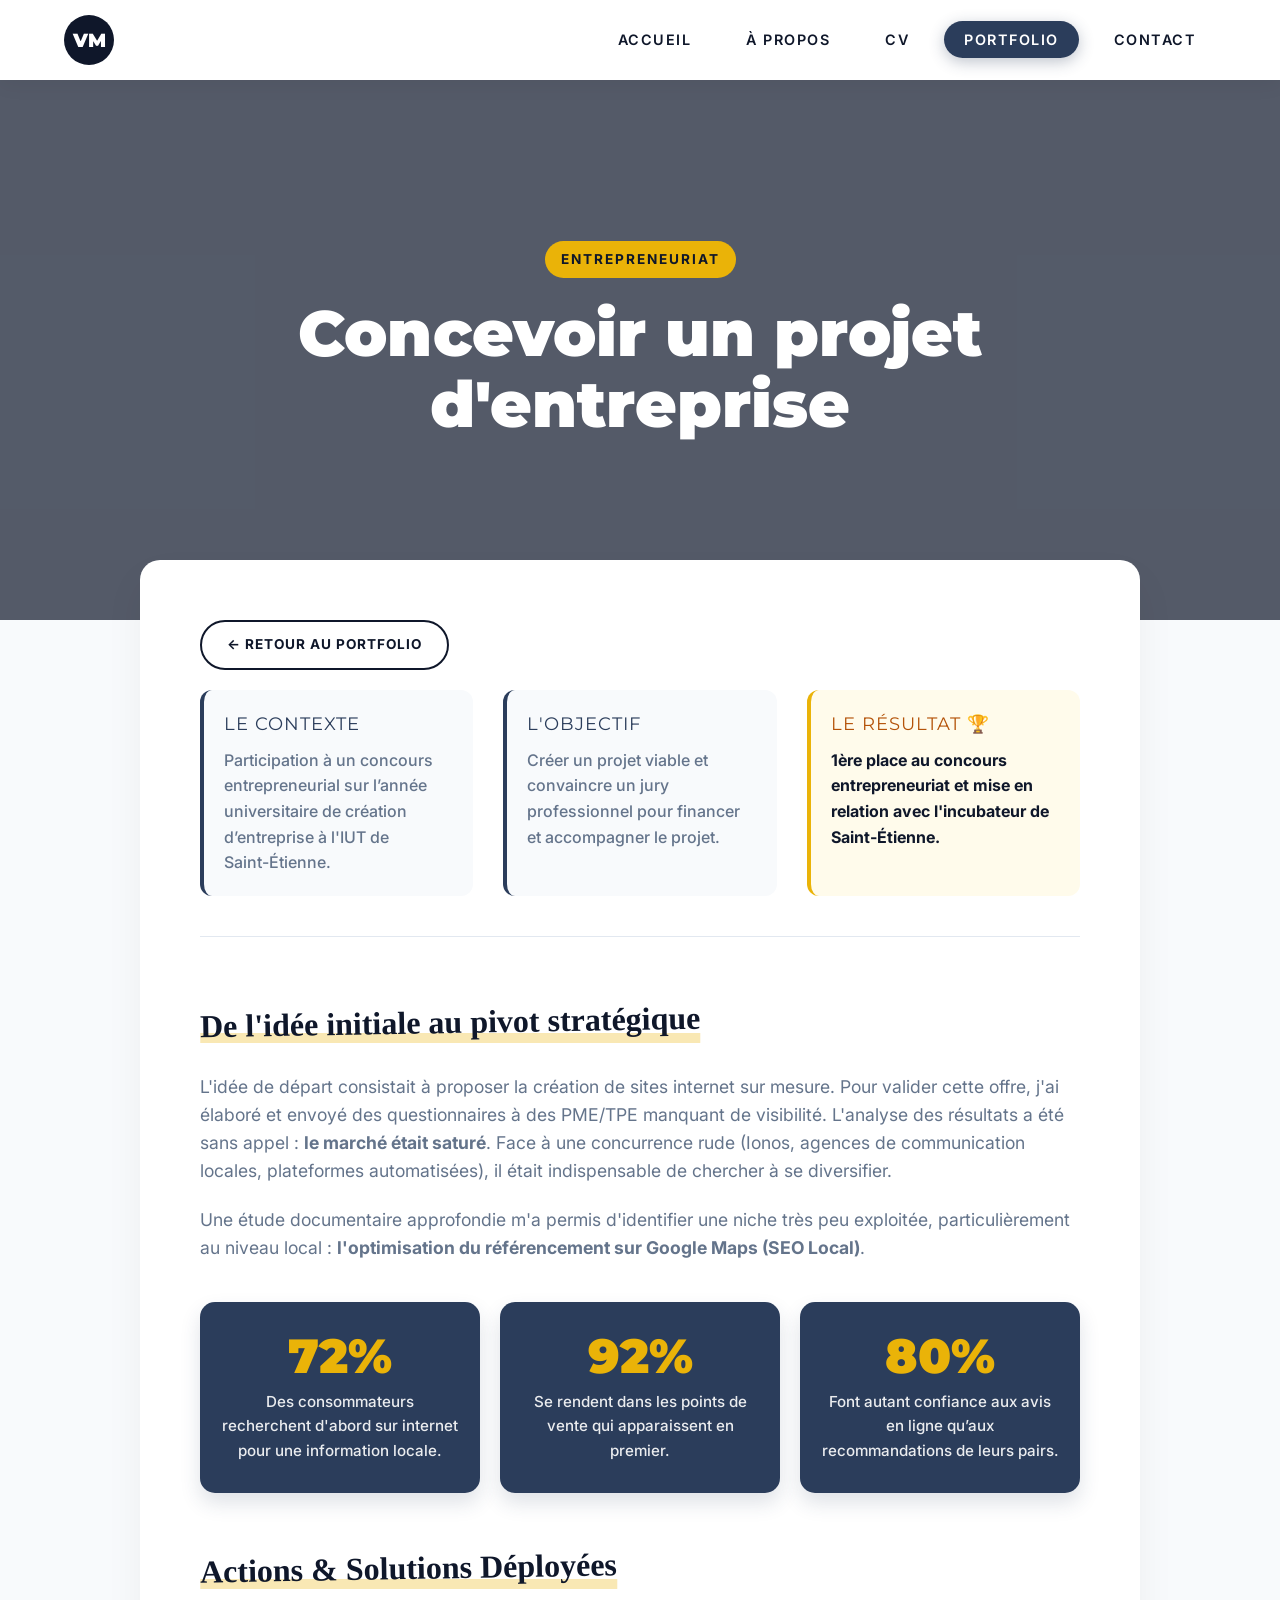
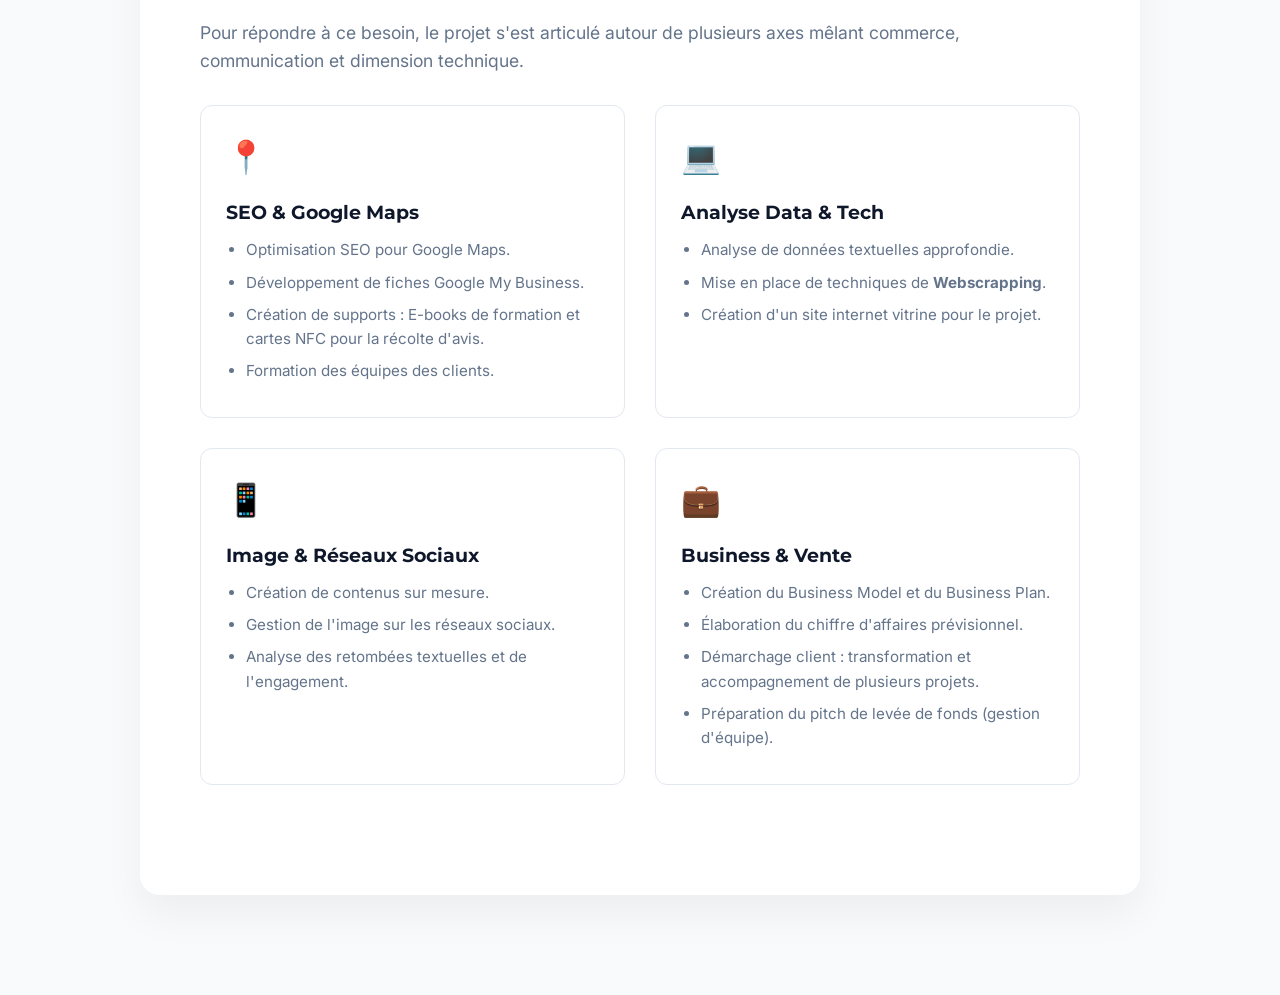
<file: Concevoir entreprise.html>
<!DOCTYPE html>
<html lang="fr">
<head>
    <meta charset="UTF-8">
    <meta name="viewport" content="width=device-width, initial-scale=1.0">
    <title>Valentin Michel | Concevoir un projet d'entreprise</title>
    
    <!-- Importation des polices -->
    <link href="https://fonts.googleapis.com/css2?family=Montserrat:wght@500;700;900&family=Inter:wght@400;500;600;700&family=Permanent+Marker&display=swap" rel="stylesheet">
    
    <style>
        :root {
            --bg-color: #f8fafc;
            --sidebar-bg: #2b3d5b; /* Bleu nuit */
            --accent: #eab308; /* Jaune moutarde */
            --text-dark: #0f172a;
            --text-light: #ffffff;
            --text-gray: #64748b;
        }

        * {
            margin: 0;
            padding: 0;
            box-sizing: border-box;
        }

        body {
            background-color: var(--bg-color);
            font-family: 'Inter', sans-serif;
            color: var(--text-dark);
            line-height: 1.6;
            overflow-x: hidden;
        }

        /* --- NAVIGATION --- */
        header {
            background-color: #ffffff;
            width: 100%;
            padding: 15px 5%; 
            display: flex;
            justify-content: space-between;
            align-items: center;
            box-shadow: 0 4px 20px rgba(0,0,0,0.06);
            position: fixed;
            top: 0;
            z-index: 1000;
        }

        .logo-link { text-decoration: none; display: flex; align-items: center; }
        .logo {
            background: var(--text-dark); color: var(--text-light);
            width: 50px; height: 50px; display: flex; align-items: center; justify-content: center;
            border-radius: 50%; font-family: 'Montserrat', sans-serif; font-weight: 900;
            font-size: 1.2rem; transition: transform 0.3s;
        }
        .logo-link:hover .logo { transform: scale(1.05); }

        nav ul { 
            list-style: none; display: flex; gap: 15px; margin: 0; align-items: center;
        }

        nav a {
            text-decoration: none; color: var(--text-dark); font-family: 'Inter', sans-serif;
            font-size: 0.9rem; font-weight: 600; text-transform: uppercase; letter-spacing: 1.5px;
            padding: 10px 20px; border-radius: 30px; transition: all 0.3s ease; 
        }

        nav a:hover { background-color: #f1f5f9; transform: translateY(-2px); }
        nav a.active {
            background-color: var(--sidebar-bg); color: var(--text-light) !important;
            box-shadow: 0 4px 15px rgba(43, 61, 91, 0.3);
        }

        /* --- HERO SECTION DU PROJET --- */
        .project-hero {
            position: relative;
            width: 100%;
            height: 60vh;
            min-height: 400px;
            margin-top: 80px; /* Compense le header fixe */
            background-image: url('https://images.unsplash.com/photo-1556761175-5973dc0f32b7?auto=format&fit=crop&q=80&w=1600');
            background-size: cover;
            background-position: center;
            display: flex;
            align-items: center;
            justify-content: center;
            text-align: center;
        }

        .project-hero::before {
            content: '';
            position: absolute;
            top: 0; left: 0; right: 0; bottom: 0;
            background: rgba(15, 23, 42, 0.7); /* Overlay sombre */
            z-index: 1;
        }

        .project-hero-content {
            position: relative;
            z-index: 2;
            color: var(--text-light);
            padding: 0 20px;
            max-width: 900px;
        }

        .project-tag {
            display: inline-block;
            background-color: var(--accent);
            color: var(--text-dark);
            font-size: 0.85rem;
            font-weight: 700;
            text-transform: uppercase;
            letter-spacing: 2px;
            padding: 8px 16px;
            border-radius: 30px;
            margin-bottom: 20px;
        }

        .project-hero h1 {
            font-family: 'Montserrat', sans-serif;
            font-size: clamp(2.5rem, 5vw, 4.5rem);
            font-weight: 900;
            line-height: 1.1;
            margin-bottom: 20px;
        }

        /* --- CONTENU DU PROJET --- */
        .project-container {
            max-width: 1000px;
            margin: -60px auto 100px; /* Remonte légèrement sur l'image */
            background: #ffffff;
            border-radius: 20px;
            padding: 60px;
            box-shadow: 0 20px 40px rgba(0,0,0,0.05);
            position: relative;
            z-index: 10;
        }

        /* BLOC META (Contexte, Objectif, Résultat) */
        .project-meta {
            display: grid;
            grid-template-columns: repeat(auto-fit, minmax(250px, 1fr));
            gap: 30px;
            margin-bottom: 60px;
            padding-bottom: 40px;
            border-bottom: 1px solid #e2e8f0;
        }

        .meta-box { padding: 20px; background: #f8fafc; border-radius: 12px; border-left: 4px solid var(--sidebar-bg); }
        .meta-box.highlight { background: #fffbeb; border-left-color: var(--accent); } /* Boîte Résultat */
        
        .meta-title { font-family: 'Montserrat', sans-serif; font-size: 1.1rem; color: var(--sidebar-bg); margin-bottom: 10px; text-transform: uppercase; letter-spacing: 1px; }
        .meta-box.highlight .meta-title { color: #b45309; }
        .meta-text { font-size: 1rem; color: var(--text-gray); font-weight: 500; }
        .meta-box.highlight .meta-text { color: var(--text-dark); font-weight: 700; }

        /* TEXTE ET SECTIONS */
        .project-section { margin-bottom: 50px; }
        
        .project-section h2 {
            font-family: 'Permanent Marker', cursive;
            font-size: 2rem;
            color: var(--text-dark);
            margin-bottom: 25px;
            position: relative;
            display: inline-block;
            transform: rotate(-1deg);
        }

        .project-section h2::after {
            content: ''; position: absolute; bottom: 5px; left: 0; width: 100%; height: 10px;
            background-color: var(--accent); opacity: 0.3; z-index: -1; transform: rotate(1deg);
        }

        .project-section p {
            font-size: 1.1rem;
            color: var(--text-gray);
            margin-bottom: 20px;
        }

        /* BLOC STATISTIQUES (Étude documentaire) */
        .stats-container {
            display: grid;
            grid-template-columns: repeat(auto-fit, minmax(200px, 1fr));
            gap: 20px;
            margin: 40px 0;
        }

        .stat-box {
            background: var(--sidebar-bg);
            color: var(--text-light);
            padding: 30px 20px;
            border-radius: 15px;
            text-align: center;
            box-shadow: 0 10px 20px rgba(43, 61, 91, 0.15);
            transition: transform 0.3s;
        }

        .stat-box:hover { transform: translateY(-5px); }
        .stat-number { font-family: 'Montserrat', sans-serif; font-size: 3rem; font-weight: 900; color: var(--accent); margin-bottom: 10px; line-height: 1; }
        .stat-desc { font-size: 0.95rem; font-weight: 500; opacity: 0.9; }

        /* LISTE DES ACTIONS (Grille) */
        .actions-grid {
            display: grid;
            grid-template-columns: 1fr 1fr;
            gap: 30px;
            margin-top: 30px;
        }

        .action-card {
            padding: 25px;
            border: 1px solid #e2e8f0;
            border-radius: 12px;
            background: #ffffff;
            transition: box-shadow 0.3s;
        }

        .action-card:hover { box-shadow: 0 10px 25px rgba(0,0,0,0.05); }
        .action-icon { font-size: 2rem; margin-bottom: 15px; }
        .action-title { font-family: 'Montserrat', sans-serif; font-weight: 700; font-size: 1.2rem; color: var(--text-dark); margin-bottom: 10px; }
        .action-list { padding-left: 20px; color: var(--text-gray); font-size: 0.95rem; }
        .action-list li { margin-bottom: 8px; }

        /* BOUTON RETOUR */
        .back-btn {
            display: inline-flex;
            align-items: center;
            gap: 10px;
            padding: 12px 25px;
            background-color: transparent;
            color: var(--text-dark);
            border: 2px solid var(--text-dark);
            border-radius: 30px;
            text-decoration: none;
            font-family: 'Inter', sans-serif;
            font-weight: 700;
            text-transform: uppercase;
            letter-spacing: 1px;
            font-size: 0.85rem;
            transition: all 0.3s;
            margin-bottom: 20px;
        }

        .back-btn:hover { background-color: var(--text-dark); color: var(--text-light); }

        /* --- RESPONSIVE MOBILE --- */
        @media (max-width: 992px) {
            nav ul { display: none; }
            .project-container { padding: 40px 20px; margin-top: -30px; border-radius: 20px 20px 0 0; }
            .actions-grid { grid-template-columns: 1fr; }
            .project-hero h1 { font-size: 2rem; }
        }
    </style>
</head>
<body>

    <!-- HEADER / NAVIGATION -->
    <header>
        <a href="index.html" class="logo-link">
            <div class="logo">VM</div>
        </a>
        <nav>
            <ul>
                <li><a href="index.html">Accueil</a></li>
                <li><a href="index.html#a-propos">À propos</a></li>
                <li><a href="cv.html">CV</a></li>
                <li><a href="portfolio.html" class="active">Portfolio</a></li>
                <li><a href="contact.html">Contact</a></li>
            </ul>
        </nav>
    </header>

    <!-- HERO SECTION DU PROJET -->
    <section class="project-hero">
        <div class="project-hero-content">
            <span class="project-tag">Entrepreneuriat</span>
            <h1>Concevoir un projet d'entreprise</h1>
        </div>
    </section>

    <!-- CONTENU PRINCIPAL -->
    <main class="project-container">
        
        <a href="portfolio.html" class="back-btn">← Retour au portfolio</a>

        <!-- MÉTA DONNÉES -->
        <div class="project-meta">
            <div class="meta-box">
                <div class="meta-title">Le Contexte</div>
                <div class="meta-text">Participation à un concours entrepreneurial sur l’année universitaire de création d’entreprise à l'IUT de Saint-Étienne.</div>
            </div>
            <div class="meta-box">
                <div class="meta-title">L'Objectif</div>
                <div class="meta-text">Créer un projet viable et convaincre un jury professionnel pour financer et accompagner le projet.</div>
            </div>
            <div class="meta-box highlight">
                <div class="meta-title">Le Résultat 🏆</div>
                <div class="meta-text">1ère place au concours entrepreneuriat et mise en relation avec l'incubateur de Saint-Étienne.</div>
            </div>
        </div>

        <!-- SECTION 1 : LA RÉFLEXION -->
        <div class="project-section">
            <h2>De l'idée initiale au pivot stratégique</h2>
            <p>
                L'idée de départ consistait à proposer la création de sites internet sur mesure. Pour valider cette offre, j'ai élaboré et envoyé des questionnaires à des PME/TPE manquant de visibilité. L'analyse des résultats a été sans appel : <strong>le marché était saturé</strong>. Face à une concurrence rude (Ionos, agences de communication locales, plateformes automatisées), il était indispensable de chercher à se diversifier.
            </p>
            <p>
                Une étude documentaire approfondie m'a permis d'identifier une niche très peu exploitée, particulièrement au niveau local : <strong>l'optimisation du référencement sur Google Maps (SEO Local)</strong>.
            </p>

            <!-- STATISTIQUES -->
            <div class="stats-container">
                <div class="stat-box">
                    <div class="stat-number">72%</div>
                    <div class="stat-desc">Des consommateurs recherchent d'abord sur internet pour une information locale.</div>
                </div>
                <div class="stat-box">
                    <div class="stat-number">92%</div>
                    <div class="stat-desc">Se rendent dans les points de vente qui apparaissent en premier.</div>
                </div>
                <div class="stat-box">
                    <div class="stat-number">80%</div>
                    <div class="stat-desc">Font autant confiance aux avis en ligne qu’aux recommandations de leurs pairs.</div>
                </div>
            </div>
        </div>

        <!-- SECTION 2 : LES ACTIONS -->
        <div class="project-section">
            <h2>Actions & Solutions Déployées</h2>
            <p>
                Pour répondre à ce besoin, le projet s'est articulé autour de plusieurs axes mêlant commerce, communication et dimension technique.
            </p>

            <div class="actions-grid">
                
                <div class="action-card">
                    <div class="action-icon">📍</div>
                    <h3 class="action-title">SEO & Google Maps</h3>
                    <ul class="action-list">
                        <li>Optimisation SEO pour Google Maps.</li>
                        <li>Développement de fiches Google My Business.</li>
                        <li>Création de supports : E-books de formation et cartes NFC pour la récolte d'avis.</li>
                        <li>Formation des équipes des clients.</li>
                    </ul>
                </div>

                <div class="action-card">
                    <div class="action-icon">💻</div>
                    <h3 class="action-title">Analyse Data & Tech</h3>
                    <ul class="action-list">
                        <li>Analyse de données textuelles approfondie.</li>
                        <li>Mise en place de techniques de <strong>Webscrapping</strong>.</li>
                        <li>Création d'un site internet vitrine pour le projet.</li>
                    </ul>
                </div>

                <div class="action-card">
                    <div class="action-icon">📱</div>
                    <h3 class="action-title">Image & Réseaux Sociaux</h3>
                    <ul class="action-list">
                        <li>Création de contenus sur mesure.</li>
                        <li>Gestion de l'image sur les réseaux sociaux.</li>
                        <li>Analyse des retombées textuelles et de l'engagement.</li>
                    </ul>
                </div>

                <div class="action-card">
                    <div class="action-icon">💼</div>
                    <h3 class="action-title">Business & Vente</h3>
                    <ul class="action-list">
                        <li>Création du Business Model et du Business Plan.</li>
                        <li>Élaboration du chiffre d'affaires prévisionnel.</li>
                        <li>Démarchage client : transformation et accompagnement de plusieurs projets.</li>
                        <li>Préparation du pitch de levée de fonds (gestion d'équipe).</li>
                    </ul>
                </div>

            </div>
        </div>

    </main>

    <!-- BOUTON RETOUR EN HAUT -->
    <script>
        // Simple script pour remonter en haut si besoin, bien que la page soit structurée pour se lire de haut en bas.
    </script>
</body>
</html>
</file>
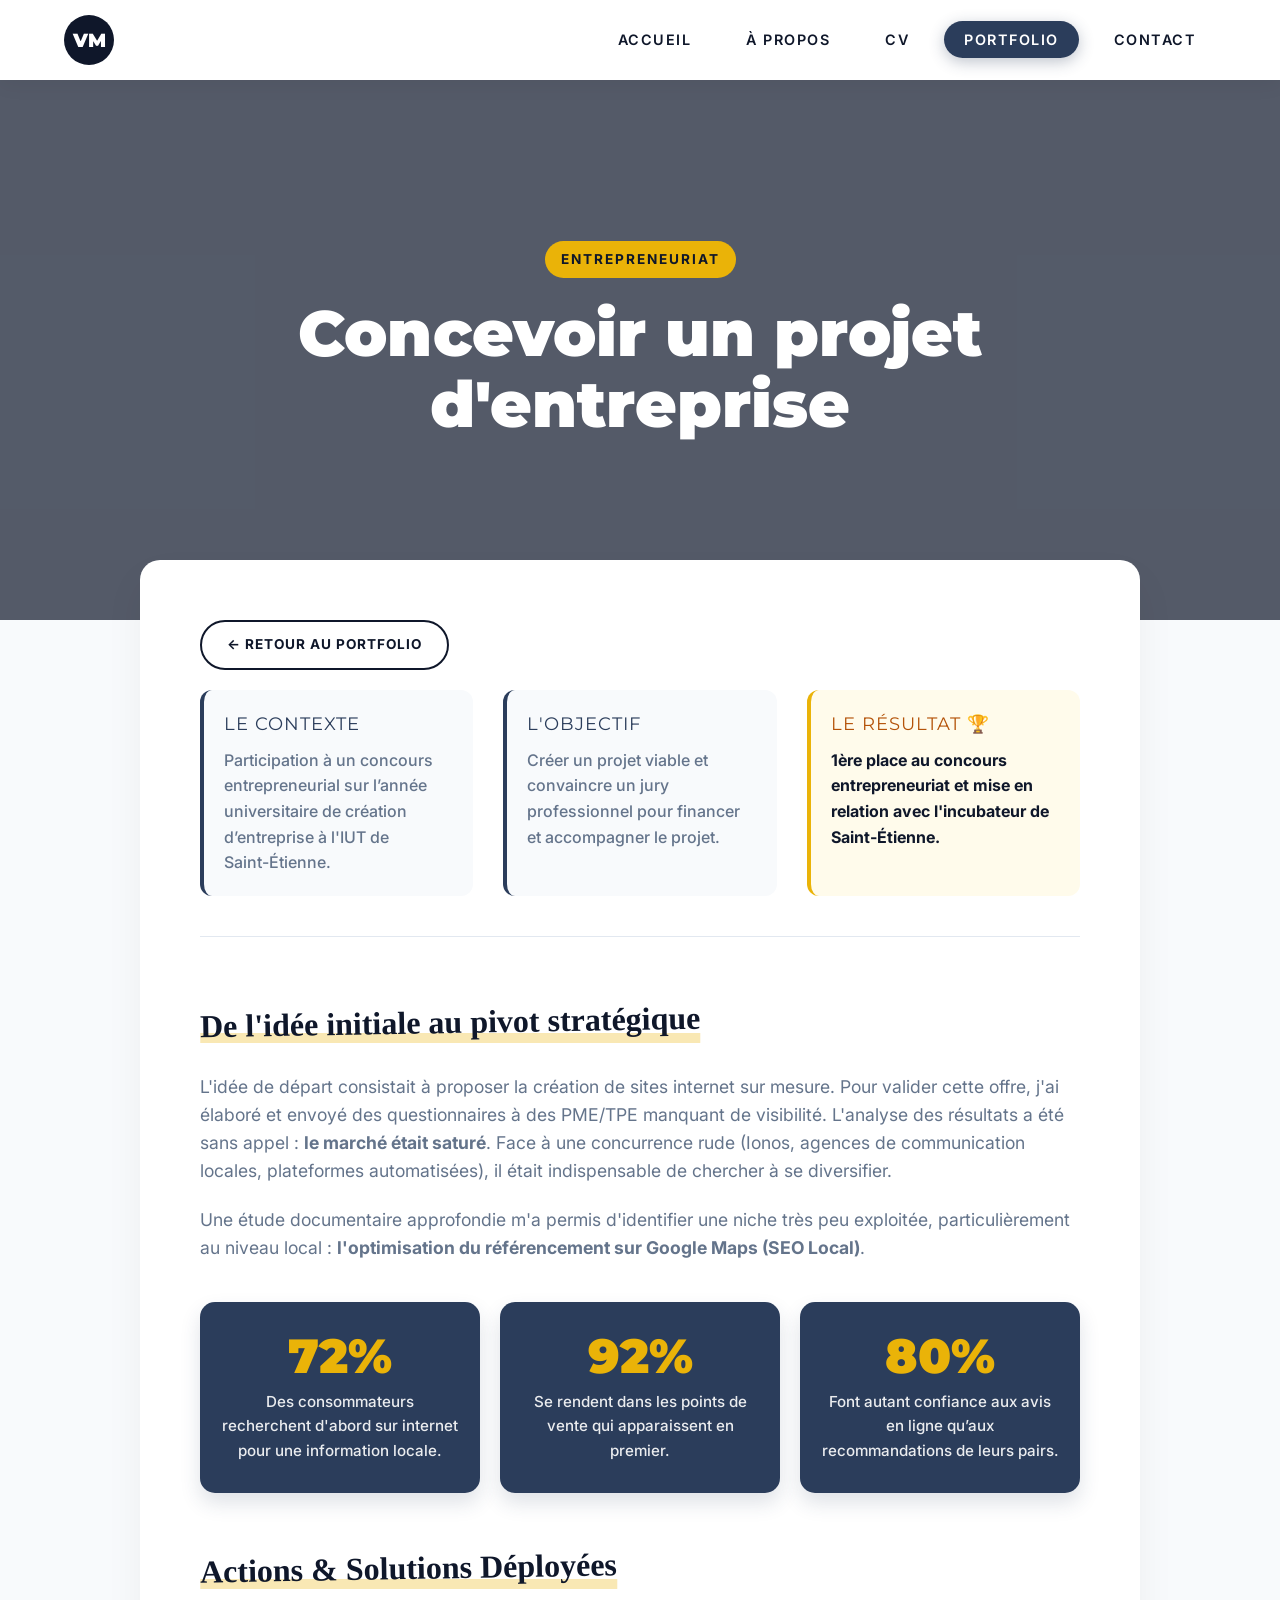
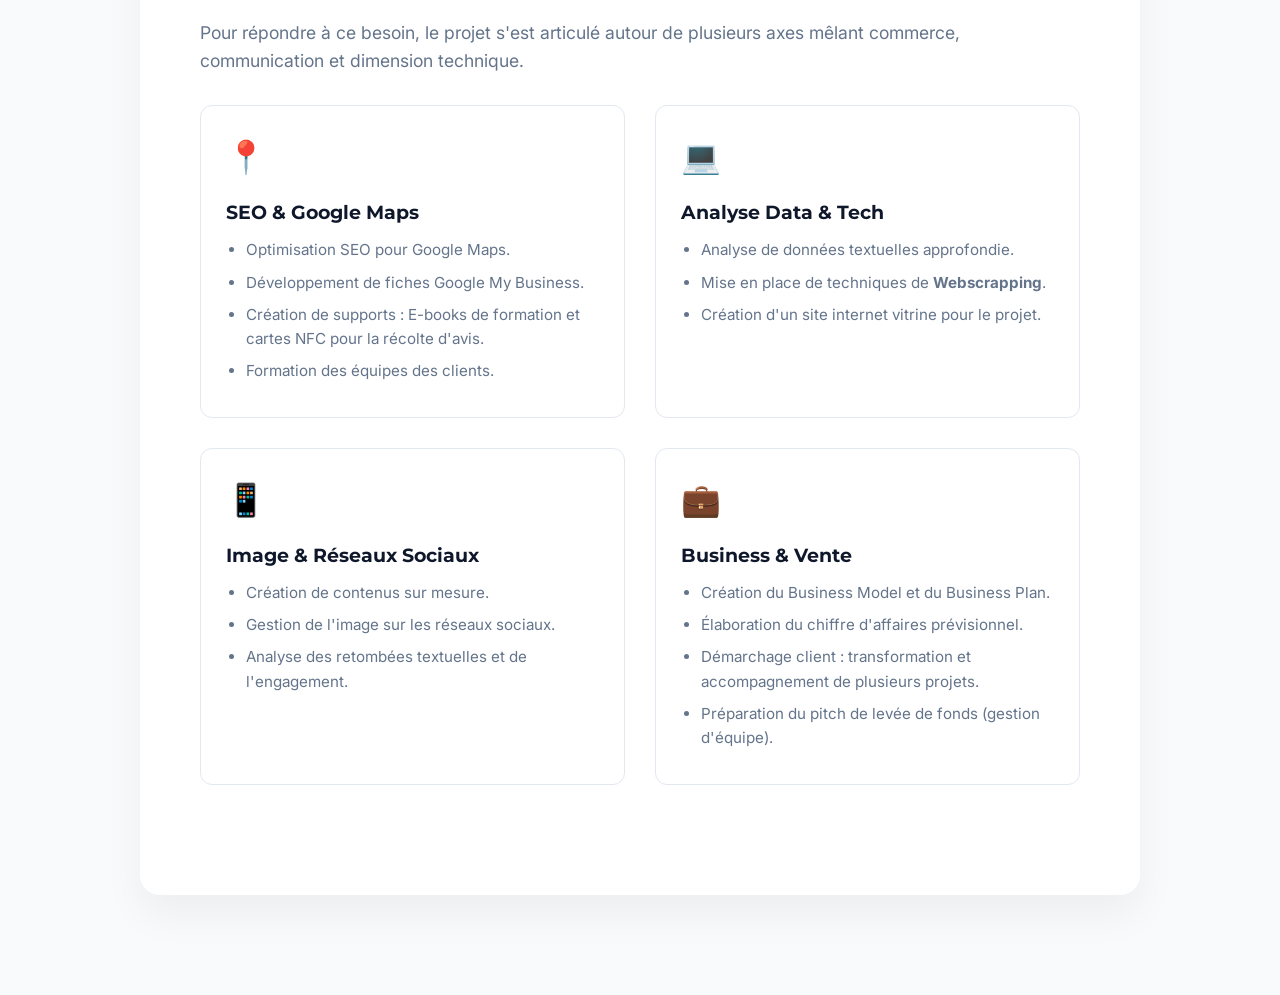
<file: Coup de pouce.html>
<!DOCTYPE html>
<html lang="fr">
<head>
    <meta charset="UTF-8">
    <meta name="viewport" content="width=device-width, initial-scale=1.0">
    <title>Valentin Michel | Concevoir un projet d'entreprise</title>
    
    <!-- Importation des polices -->
    <link href="https://fonts.googleapis.com/css2?family=Montserrat:wght@500;700;900&family=Inter:wght@400;500;600;700&family=Permanent+Marker&display=swap" rel="stylesheet">
    
    <style>
        :root {
            --bg-color: #f8fafc;
            --sidebar-bg: #2b3d5b; /* Bleu nuit */
            --accent: #eab308; /* Jaune moutarde */
            --text-dark: #0f172a;
            --text-light: #ffffff;
            --text-gray: #64748b;
        }

        * {
            margin: 0;
            padding: 0;
            box-sizing: border-box;
        }

        body {
            background-color: var(--bg-color);
            font-family: 'Inter', sans-serif;
            color: var(--text-dark);
            line-height: 1.6;
            overflow-x: hidden;
        }

        /* --- NAVIGATION --- */
        header {
            background-color: #ffffff;
            width: 100%;
            padding: 15px 5%; 
            display: flex;
            justify-content: space-between;
            align-items: center;
            box-shadow: 0 4px 20px rgba(0,0,0,0.06);
            position: fixed;
            top: 0;
            z-index: 1000;
        }

        .logo-link { text-decoration: none; display: flex; align-items: center; }
        .logo {
            background: var(--text-dark); color: var(--text-light);
            width: 50px; height: 50px; display: flex; align-items: center; justify-content: center;
            border-radius: 50%; font-family: 'Montserrat', sans-serif; font-weight: 900;
            font-size: 1.2rem; transition: transform 0.3s;
        }
        .logo-link:hover .logo { transform: scale(1.05); }

        nav ul { 
            list-style: none; display: flex; gap: 15px; margin: 0; align-items: center;
        }

        nav a {
            text-decoration: none; color: var(--text-dark); font-family: 'Inter', sans-serif;
            font-size: 0.9rem; font-weight: 600; text-transform: uppercase; letter-spacing: 1.5px;
            padding: 10px 20px; border-radius: 30px; transition: all 0.3s ease; 
        }

        nav a:hover { background-color: #f1f5f9; transform: translateY(-2px); }
        nav a.active {
            background-color: var(--sidebar-bg); color: var(--text-light) !important;
            box-shadow: 0 4px 15px rgba(43, 61, 91, 0.3);
        }

        /* --- HERO SECTION DU PROJET --- */
        .project-hero {
            position: relative;
            width: 100%;
            height: 60vh;
            min-height: 400px;
            margin-top: 80px; /* Compense le header fixe */
            background-image: url('https://images.unsplash.com/photo-1556761175-5973dc0f32b7?auto=format&fit=crop&q=80&w=1600');
            background-size: cover;
            background-position: center;
            display: flex;
            align-items: center;
            justify-content: center;
            text-align: center;
        }

        .project-hero::before {
            content: '';
            position: absolute;
            top: 0; left: 0; right: 0; bottom: 0;
            background: rgba(15, 23, 42, 0.7); /* Overlay sombre */
            z-index: 1;
        }

        .project-hero-content {
            position: relative;
            z-index: 2;
            color: var(--text-light);
            padding: 0 20px;
            max-width: 900px;
        }

        .project-tag {
            display: inline-block;
            background-color: var(--accent);
            color: var(--text-dark);
            font-size: 0.85rem;
            font-weight: 700;
            text-transform: uppercase;
            letter-spacing: 2px;
            padding: 8px 16px;
            border-radius: 30px;
            margin-bottom: 20px;
        }

        .project-hero h1 {
            font-family: 'Montserrat', sans-serif;
            font-size: clamp(2.5rem, 5vw, 4.5rem);
            font-weight: 900;
            line-height: 1.1;
            margin-bottom: 20px;
        }

        /* --- CONTENU DU PROJET --- */
        .project-container {
            max-width: 1000px;
            margin: -60px auto 100px; /* Remonte légèrement sur l'image */
            background: #ffffff;
            border-radius: 20px;
            padding: 60px;
            box-shadow: 0 20px 40px rgba(0,0,0,0.05);
            position: relative;
            z-index: 10;
        }

        /* BLOC META (Contexte, Objectif, Résultat) */
        .project-meta {
            display: grid;
            grid-template-columns: repeat(auto-fit, minmax(250px, 1fr));
            gap: 30px;
            margin-bottom: 60px;
            padding-bottom: 40px;
            border-bottom: 1px solid #e2e8f0;
        }

        .meta-box { padding: 20px; background: #f8fafc; border-radius: 12px; border-left: 4px solid var(--sidebar-bg); }
        .meta-box.highlight { background: #fffbeb; border-left-color: var(--accent); } /* Boîte Résultat */
        
        .meta-title { font-family: 'Montserrat', sans-serif; font-size: 1.1rem; color: var(--sidebar-bg); margin-bottom: 10px; text-transform: uppercase; letter-spacing: 1px; }
        .meta-box.highlight .meta-title { color: #b45309; }
        .meta-text { font-size: 1rem; color: var(--text-gray); font-weight: 500; }
        .meta-box.highlight .meta-text { color: var(--text-dark); font-weight: 700; }

        /* TEXTE ET SECTIONS */
        .project-section { margin-bottom: 50px; }
        
        .project-section h2 {
            font-family: 'Permanent Marker', cursive;
            font-size: 2rem;
            color: var(--text-dark);
            margin-bottom: 25px;
            position: relative;
            display: inline-block;
            transform: rotate(-1deg);
        }

        .project-section h2::after {
            content: ''; position: absolute; bottom: 5px; left: 0; width: 100%; height: 10px;
            background-color: var(--accent); opacity: 0.3; z-index: -1; transform: rotate(1deg);
        }

        .project-section p {
            font-size: 1.1rem;
            color: var(--text-gray);
            margin-bottom: 20px;
        }

        /* BLOC STATISTIQUES (Étude documentaire) */
        .stats-container {
            display: grid;
            grid-template-columns: repeat(auto-fit, minmax(200px, 1fr));
            gap: 20px;
            margin: 40px 0;
        }

        .stat-box {
            background: var(--sidebar-bg);
            color: var(--text-light);
            padding: 30px 20px;
            border-radius: 15px;
            text-align: center;
            box-shadow: 0 10px 20px rgba(43, 61, 91, 0.15);
            transition: transform 0.3s;
        }

        .stat-box:hover { transform: translateY(-5px); }
        .stat-number { font-family: 'Montserrat', sans-serif; font-size: 3rem; font-weight: 900; color: var(--accent); margin-bottom: 10px; line-height: 1; }
        .stat-desc { font-size: 0.95rem; font-weight: 500; opacity: 0.9; }

        /* LISTE DES ACTIONS (Grille) */
        .actions-grid {
            display: grid;
            grid-template-columns: 1fr 1fr;
            gap: 30px;
            margin-top: 30px;
        }

        .action-card {
            padding: 25px;
            border: 1px solid #e2e8f0;
            border-radius: 12px;
            background: #ffffff;
            transition: box-shadow 0.3s;
        }

        .action-card:hover { box-shadow: 0 10px 25px rgba(0,0,0,0.05); }
        .action-icon { font-size: 2rem; margin-bottom: 15px; }
        .action-title { font-family: 'Montserrat', sans-serif; font-weight: 700; font-size: 1.2rem; color: var(--text-dark); margin-bottom: 10px; }
        .action-list { padding-left: 20px; color: var(--text-gray); font-size: 0.95rem; }
        .action-list li { margin-bottom: 8px; }

        /* BOUTON RETOUR */
        .back-btn {
            display: inline-flex;
            align-items: center;
            gap: 10px;
            padding: 12px 25px;
            background-color: transparent;
            color: var(--text-dark);
            border: 2px solid var(--text-dark);
            border-radius: 30px;
            text-decoration: none;
            font-family: 'Inter', sans-serif;
            font-weight: 700;
            text-transform: uppercase;
            letter-spacing: 1px;
            font-size: 0.85rem;
            transition: all 0.3s;
            margin-bottom: 20px;
        }

        .back-btn:hover { background-color: var(--text-dark); color: var(--text-light); }

        /* --- RESPONSIVE MOBILE --- */
        @media (max-width: 992px) {
            nav ul { display: none; }
            .project-container { padding: 40px 20px; margin-top: -30px; border-radius: 20px 20px 0 0; }
            .actions-grid { grid-template-columns: 1fr; }
            .project-hero h1 { font-size: 2rem; }
        }
    </style>
</head>
<body>

    <!-- HEADER / NAVIGATION -->
    <header>
        <a href="index.html" class="logo-link">
            <div class="logo">VM</div>
        </a>
        <nav>
            <ul>
                <li><a href="index.html">Accueil</a></li>
                <li><a href="index.html#a-propos">À propos</a></li>
                <li><a href="cv.html">CV</a></li>
                <li><a href="portfolio.html" class="active">Portfolio</a></li>
                <li><a href="contact.html">Contact</a></li>
            </ul>
        </nav>
    </header>

    <!-- HERO SECTION DU PROJET -->
    <section class="project-hero">
        <div class="project-hero-content">
            <span class="project-tag">Entrepreneuriat</span>
            <h1>Concevoir un projet d'entreprise</h1>
        </div>
    </section>

    <!-- CONTENU PRINCIPAL -->
    <main class="project-container">
        
        <a href="portfolio.html" class="back-btn">← Retour au portfolio</a>

        <!-- MÉTA DONNÉES -->
        <div class="project-meta">
            <div class="meta-box">
                <div class="meta-title">Le Contexte</div>
                <div class="meta-text">Participation à un concours entrepreneurial sur l’année universitaire de création d’entreprise à l'IUT de Saint-Étienne.</div>
            </div>
            <div class="meta-box">
                <div class="meta-title">L'Objectif</div>
                <div class="meta-text">Créer un projet viable et convaincre un jury professionnel pour financer et accompagner le projet.</div>
            </div>
            <div class="meta-box highlight">
                <div class="meta-title">Le Résultat 🏆</div>
                <div class="meta-text">1ère place au concours entrepreneuriat et mise en relation avec l'incubateur de Saint-Étienne.</div>
            </div>
        </div>

        <!-- SECTION 1 : LA RÉFLEXION -->
        <div class="project-section">
            <h2>De l'idée initiale au pivot stratégique</h2>
            <p>
                L'idée de départ consistait à proposer la création de sites internet sur mesure. Pour valider cette offre, j'ai élaboré et envoyé des questionnaires à des PME/TPE manquant de visibilité. L'analyse des résultats a été sans appel : <strong>le marché était saturé</strong>. Face à une concurrence rude (Ionos, agences de communication locales, plateformes automatisées), il était indispensable de chercher à se diversifier.
            </p>
            <p>
                Une étude documentaire approfondie m'a permis d'identifier une niche très peu exploitée, particulièrement au niveau local : <strong>l'optimisation du référencement sur Google Maps (SEO Local)</strong>.
            </p>

            <!-- STATISTIQUES -->
            <div class="stats-container">
                <div class="stat-box">
                    <div class="stat-number">72%</div>
                    <div class="stat-desc">Des consommateurs recherchent d'abord sur internet pour une information locale.</div>
                </div>
                <div class="stat-box">
                    <div class="stat-number">92%</div>
                    <div class="stat-desc">Se rendent dans les points de vente qui apparaissent en premier.</div>
                </div>
                <div class="stat-box">
                    <div class="stat-number">80%</div>
                    <div class="stat-desc">Font autant confiance aux avis en ligne qu’aux recommandations de leurs pairs.</div>
                </div>
            </div>
        </div>

        <!-- SECTION 2 : LES ACTIONS -->
        <div class="project-section">
            <h2>Actions & Solutions Déployées</h2>
            <p>
                Pour répondre à ce besoin, le projet s'est articulé autour de plusieurs axes mêlant commerce, communication et dimension technique.
            </p>

            <div class="actions-grid">
                
                <div class="action-card">
                    <div class="action-icon">📍</div>
                    <h3 class="action-title">SEO & Google Maps</h3>
                    <ul class="action-list">
                        <li>Optimisation SEO pour Google Maps.</li>
                        <li>Développement de fiches Google My Business.</li>
                        <li>Création de supports : E-books de formation et cartes NFC pour la récolte d'avis.</li>
                        <li>Formation des équipes des clients.</li>
                    </ul>
                </div>

                <div class="action-card">
                    <div class="action-icon">💻</div>
                    <h3 class="action-title">Analyse Data & Tech</h3>
                    <ul class="action-list">
                        <li>Analyse de données textuelles approfondie.</li>
                        <li>Mise en place de techniques de <strong>Webscrapping</strong>.</li>
                        <li>Création d'un site internet vitrine pour le projet.</li>
                    </ul>
                </div>

                <div class="action-card">
                    <div class="action-icon">📱</div>
                    <h3 class="action-title">Image & Réseaux Sociaux</h3>
                    <ul class="action-list">
                        <li>Création de contenus sur mesure.</li>
                        <li>Gestion de l'image sur les réseaux sociaux.</li>
                        <li>Analyse des retombées textuelles et de l'engagement.</li>
                    </ul>
                </div>

                <div class="action-card">
                    <div class="action-icon">💼</div>
                    <h3 class="action-title">Business & Vente</h3>
                    <ul class="action-list">
                        <li>Création du Business Model et du Business Plan.</li>
                        <li>Élaboration du chiffre d'affaires prévisionnel.</li>
                        <li>Démarchage client : transformation et accompagnement de plusieurs projets.</li>
                        <li>Préparation du pitch de levée de fonds (gestion d'équipe).</li>
                    </ul>
                </div>

            </div>
        </div>

    </main>

    <!-- BOUTON RETOUR EN HAUT -->
    <script>
        // Simple script pour remonter en haut si besoin, bien que la page soit structurée pour se lire de haut en bas.
    </script>
</body>
</html>
</file>
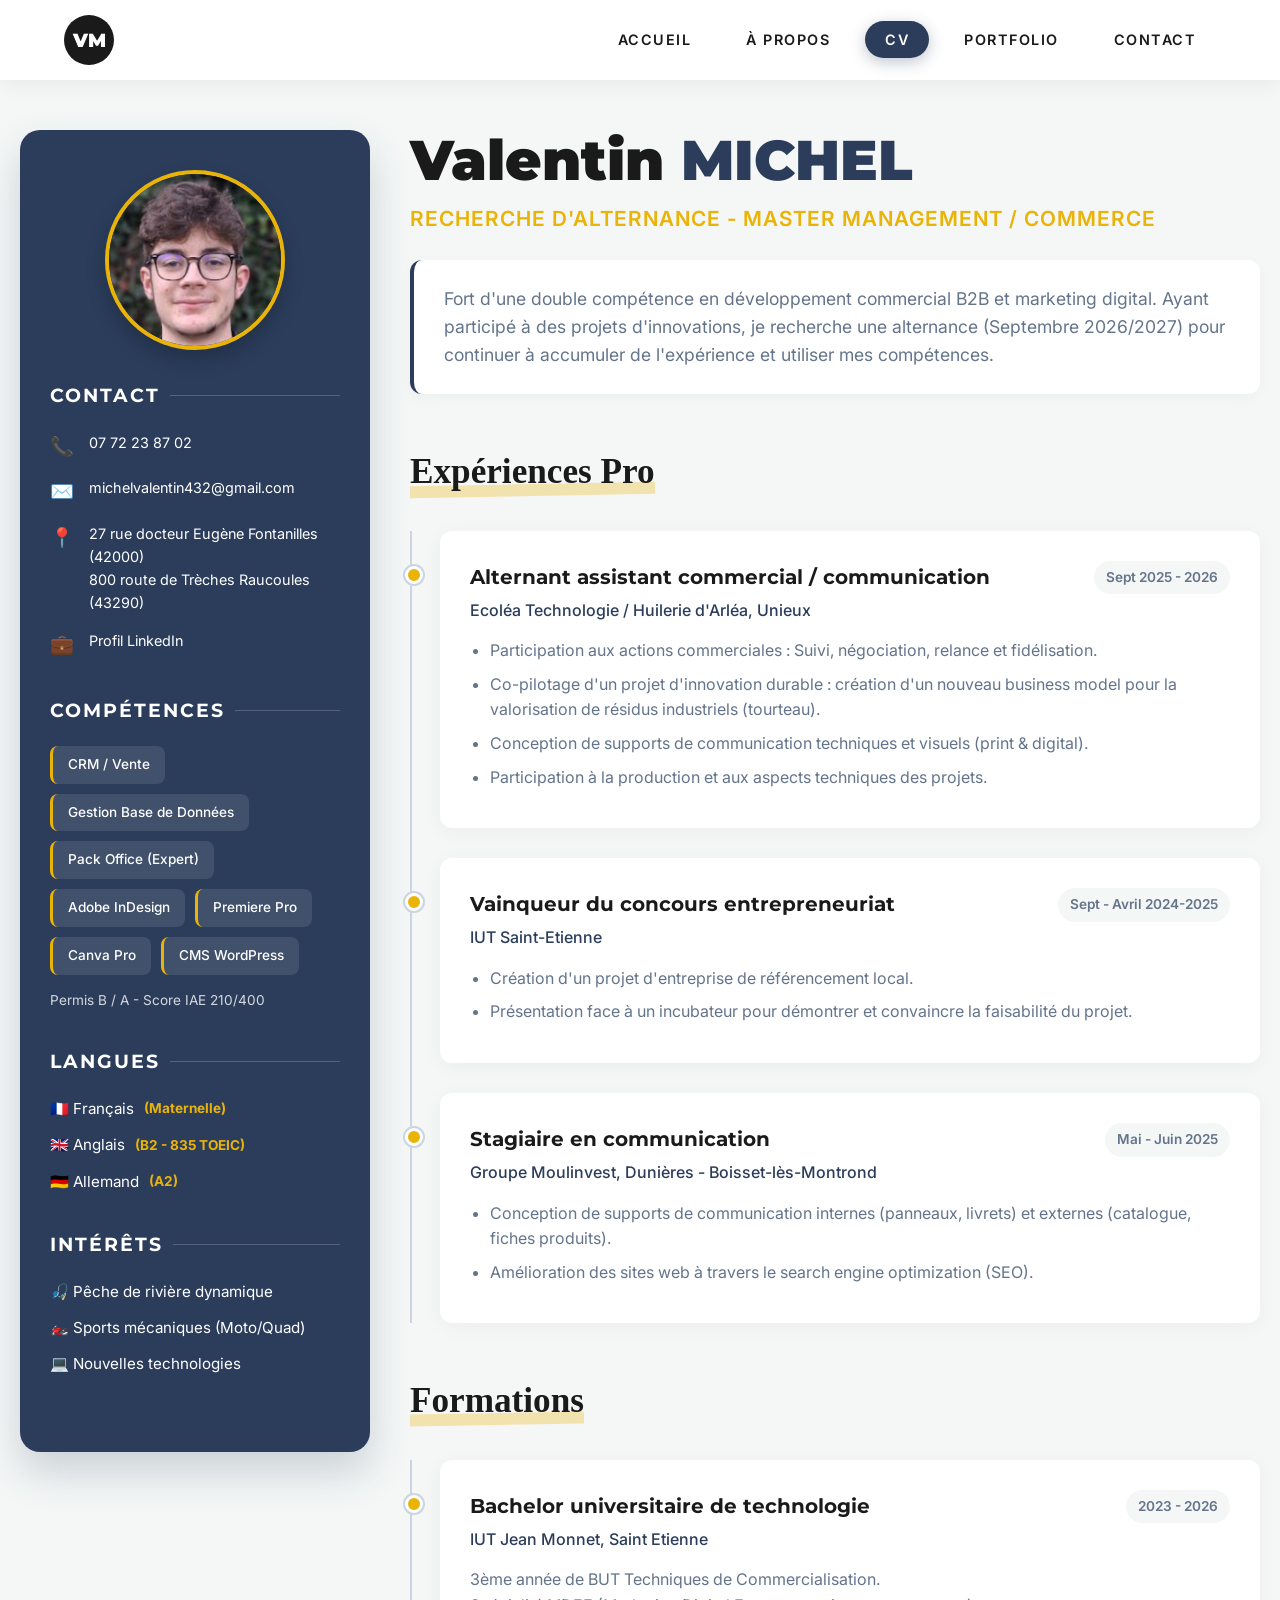
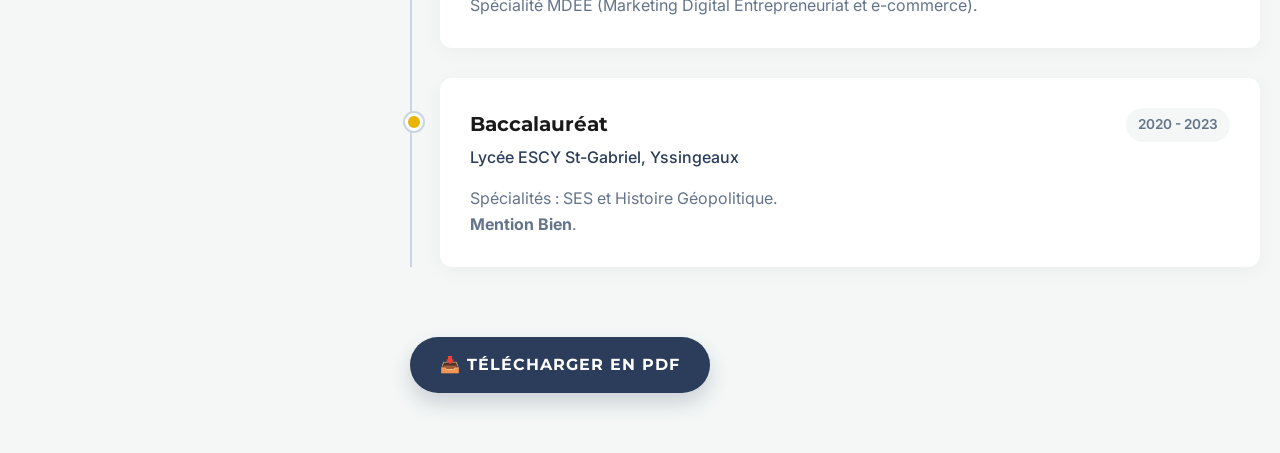
<file: cv.html>
<!DOCTYPE html>
<html lang="fr">
<head>
    <meta charset="UTF-8">
    <meta name="viewport" content="width=device-width, initial-scale=1.0">
    <title>Valentin Michel | CV Intéractif</title>
    
    <!-- Importation des polices -->
    <link href="https://fonts.googleapis.com/css2?family=Montserrat:wght@500;700;900&family=Inter:wght@400;500;600;700&family=Permanent+Marker&display=swap" rel="stylesheet">
    
    <style>
        :root {
            --bg-color: #f4f7f6;
            --sidebar-bg: #2b3d5b; /* Bleu nuit du CV original */
            --accent: #eab308; /* Jaune moutarde du CV original */
            --text-dark: #1a1a1a;
            --text-light: #ffffff;
            --text-gray: #64748b;
        }

        * {
            margin: 0;
            padding: 0;
            box-sizing: border-box;
        }

        body {
            background-color: var(--bg-color);
            font-family: 'Inter', sans-serif;
            color: var(--text-dark);
            line-height: 1.6;
            overflow-x: hidden;
        }

        /* --- NAVIGATION (MODIFIÉE POUR ÊTRE TRÈS VISIBLE) --- */
        header {
            background-color: #ffffff;
            width: 100%;
            padding: 15px 5%; 
            display: flex;
            justify-content: space-between;
            align-items: center;
            box-shadow: 0 4px 20px rgba(0,0,0,0.06);
            position: fixed;
            top: 0;
            z-index: 1000;
        }

        .logo-link { text-decoration: none; display: flex; align-items: center; }
        .logo {
            background: var(--text-dark); color: var(--text-light);
            width: 50px; height: 50px; display: flex; align-items: center; justify-content: center;
            border-radius: 50%; font-family: 'Montserrat', sans-serif; font-weight: 900;
            font-size: 1.2rem; transition: transform 0.3s;
        }
        .logo-link:hover .logo { transform: scale(1.05); }

        nav ul { 
            list-style: none; 
            display: flex; 
            gap: 15px; 
            margin: 0; 
            align-items: center;
        }

        nav a {
            text-decoration: none; 
            color: var(--text-dark); 
            font-family: 'Inter', sans-serif;
            font-size: 0.9rem; 
            font-weight: 600; 
            text-transform: uppercase; 
            letter-spacing: 1.5px;
            padding: 10px 20px;
            border-radius: 30px; /* Effet Gélule/Bouton */
            transition: all 0.3s ease; 
        }

        nav a:hover {
            background-color: #f1f5f9; /* Gris très clair au survol */
            transform: translateY(-2px);
        }

        /* Le style de la page active (très visible) */
        nav a.active {
            background-color: var(--sidebar-bg); /* Bleu nuit pour rappeler la sidebar */
            color: var(--text-light) !important;
            box-shadow: 0 4px 15px rgba(43, 61, 91, 0.3);
        }

        /* --- LAYOUT DU CV --- */
        .cv-container {
            max-width: 1300px;
            margin: 130px auto 60px;
            display: flex;
            gap: 40px;
            padding: 0 20px;
            align-items: flex-start;
        }

        /* --- SIDEBAR (GAUCHE) --- */
        .sidebar {
            flex: 0 0 350px;
            background-color: var(--sidebar-bg);
            color: var(--text-light);
            border-radius: 20px;
            padding: 40px 30px;
            position: sticky;
            top: 110px;
            box-shadow: 0 20px 40px rgba(43, 61, 91, 0.2);
        }

        .profile-pic {
            width: 180px;
            height: 180px;
            border-radius: 50%;
            object-fit: cover;
            border: 4px solid var(--accent);
            margin: 0 auto 30px;
            display: block;
            box-shadow: 0 10px 20px rgba(0,0,0,0.2);
        }

        .sidebar-section {
            margin-bottom: 35px;
        }

        .sidebar-title {
            font-family: 'Montserrat', sans-serif;
            font-size: 1.2rem;
            text-transform: uppercase;
            letter-spacing: 2px;
            margin-bottom: 20px;
            color: var(--text-light);
            display: flex;
            align-items: center;
            gap: 10px;
        }

        .sidebar-title::after {
            content: '';
            flex: 1;
            height: 1px;
            background-color: rgba(255,255,255,0.2);
        }

        .contact-item {
            display: flex;
            align-items: flex-start;
            gap: 15px;
            margin-bottom: 15px;
            font-size: 0.9rem;
        }

        .contact-icon { font-size: 1.2rem; }
        .contact-text a { color: var(--text-light); text-decoration: none; transition: color 0.2s; }
        .contact-text a:hover { color: var(--accent); }

        /* Tags de compétences */
        .skills-container {
            display: flex;
            flex-wrap: wrap;
            gap: 10px;
        }

        .skill-tag {
            background-color: rgba(255,255,255,0.1);
            color: var(--text-light);
            padding: 8px 15px;
            border-radius: 8px;
            font-size: 0.85rem;
            font-weight: 500;
            border-left: 3px solid var(--accent);
            transition: transform 0.2s;
        }

        .skill-tag:hover { transform: translateX(5px); background-color: rgba(255,255,255,0.15); }

        .language-item, .hobby-item {
            margin-bottom: 12px;
            font-size: 0.95rem;
            display: flex;
            align-items: center;
            gap: 10px;
        }

        .level { color: var(--accent); font-weight: 700; font-size: 0.85rem; }

        /* --- CONTENU PRINCIPAL (DROITE) --- */
        .main-content {
            flex: 1;
            min-width: 0; /* Prevents overflow issues */
        }

        .header-cv {
            margin-bottom: 50px;
        }

        .header-cv h1 {
            font-family: 'Montserrat', sans-serif;
            font-weight: 900;
            font-size: 3.5rem;
            line-height: 1.1;
            color: var(--text-dark);
            margin-bottom: 10px;
        }

        .header-cv h1 span { color: var(--sidebar-bg); }

        .header-cv h2 {
            font-family: 'Inter', sans-serif;
            font-weight: 600;
            font-size: 1.3rem;
            color: var(--accent);
            margin-bottom: 25px;
            text-transform: uppercase;
            letter-spacing: 1px;
        }

        .intro-text {
            font-size: 1.1rem;
            color: var(--text-gray);
            background: #ffffff;
            padding: 25px 30px;
            border-radius: 12px;
            box-shadow: 0 4px 15px rgba(0,0,0,0.03);
            border-left: 4px solid var(--sidebar-bg);
        }

        .section-main {
            margin-bottom: 50px;
        }

        .section-main-title {
            font-family: 'Permanent Marker', cursive;
            font-size: 2.2rem;
            color: var(--text-dark);
            margin-bottom: 30px;
            display: inline-block;
            position: relative;
        }

        .section-main-title::after {
            content: '';
            position: absolute;
            bottom: 5px;
            left: 0;
            width: 100%;
            height: 12px;
            background-color: var(--accent);
            opacity: 0.3;
            z-index: -1;
            transform: rotate(-1deg);
        }

        /* Frise Chronologique pour les cartes */
        .timeline {
            position: relative;
            padding-left: 30px;
        }

        .timeline::before {
            content: '';
            position: absolute;
            top: 0; bottom: 0; left: 0;
            width: 2px;
            background-color: #cbd5e1;
        }

        .card {
            background: #ffffff;
            padding: 30px;
            border-radius: 12px;
            margin-bottom: 30px;
            box-shadow: 0 4px 20px rgba(0,0,0,0.04);
            position: relative;
            transition: transform 0.3s, box-shadow 0.3s;
        }

        .card:hover {
            transform: translateY(-5px);
            box-shadow: 0 15px 30px rgba(0,0,0,0.08);
        }

        .card::before {
            content: '';
            position: absolute;
            left: -35px;
            top: 35px;
            width: 12px;
            height: 12px;
            background-color: var(--accent);
            border: 3px solid #ffffff;
            border-radius: 50%;
            box-shadow: 0 0 0 2px #cbd5e1;
        }

        .card-header {
            display: flex;
            justify-content: space-between;
            align-items: flex-start;
            margin-bottom: 15px;
            flex-wrap: wrap;
            gap: 10px;
        }

        .card-title {
            font-family: 'Montserrat', sans-serif;
            font-size: 1.25rem;
            color: var(--text-dark);
        }

        .card-subtitle {
            font-weight: 500;
            color: var(--sidebar-bg);
            font-size: 1rem;
            margin-top: 5px;
        }

        .card-date {
            background-color: var(--bg-color);
            color: var(--text-gray);
            padding: 6px 12px;
            border-radius: 20px;
            font-size: 0.85rem;
            font-weight: 600;
        }

        .card-list {
            margin-top: 15px;
            padding-left: 20px;
            color: var(--text-gray);
        }

        .card-list li { margin-bottom: 8px; }

        /* --- BOUTON TÉLÉCHARGEMENT --- */
        .download-btn {
            display: inline-flex;
            align-items: center;
            gap: 10px;
            background-color: var(--sidebar-bg);
            color: #ffffff;
            text-decoration: none;
            padding: 15px 30px;
            border-radius: 50px;
            font-family: 'Montserrat', sans-serif;
            font-weight: 700;
            text-transform: uppercase;
            letter-spacing: 1px;
            margin-top: 20px;
            transition: all 0.3s;
            box-shadow: 0 10px 20px rgba(43, 61, 91, 0.2);
        }

        .download-btn:hover {
            background-color: var(--text-dark);
            transform: translateY(-3px);
            box-shadow: 0 15px 25px rgba(26, 26, 26, 0.3);
        }

        /* --- RESPONSIVE MOBILE --- */
        @media (max-width: 992px) {
            .cv-container { flex-direction: column; }
            .sidebar { flex: auto; width: 100%; position: relative; top: 0; margin-bottom: 40px; }
            .header-cv h1 { font-size: 2.5rem; }
            .card-header { flex-direction: column; }
            nav ul { display: none; }
        }
    </style>
</head>
<body>

    <!-- HEADER / NAVIGATION -->
    <header>
        <a href="index.html" class="logo-link">
            <div class="logo">VM</div>
        </a>
        <nav>
            <ul>
                <li><a href="index.html">Accueil</a></li>
                <li><a href="index.html#a-propos">À propos</a></li>
                <li><a href="cv.html" class="active">CV</a></li>
                <li><a href="portfolio.html">Portfolio</a></li>
                <li><a href="contact.html">Contact</a></li>
            </ul>
        </nav>
    </header>

    <!-- CV CONTAINER -->
    <div class="cv-container">

        <!-- GAUCHE : SIDEBAR PROFIL -->
        <aside class="sidebar">
            <img src="Valentin.png" alt="Valentin Michel" class="profile-pic">
            
            <div class="sidebar-section">
                <h3 class="sidebar-title">Contact</h3>
                <div class="contact-item">
                    <span class="contact-icon">📞</span>
                    <div class="contact-text">07 72 23 87 02</div>
                </div>
                <div class="contact-item">
                    <span class="contact-icon">✉️</span>
                    <div class="contact-text"><a href="mailto:michelvalentin432@gmail.com">michelvalentin432@gmail.com</a></div>
                </div>
                <div class="contact-item">
                    <span class="contact-icon">📍</span>
                    <div class="contact-text">
                        27 rue docteur Eugène Fontanilles (42000)<br>
                        800 route de Trèches Raucoules (43290)
                    </div>
                </div>
                <div class="contact-item">
                    <span class="contact-icon">💼</span>
                    <div class="contact-text"><a href="https://www.linkedin.com/in/valentin-michel-175861266" target="_blank">Profil LinkedIn</a></div>
                </div>
            </div>

            <div class="sidebar-section">
                <h3 class="sidebar-title">Compétences</h3>
                <div class="skills-container">
                    <div class="skill-tag">CRM / Vente</div>
                    <div class="skill-tag">Gestion Base de Données</div>
                    <div class="skill-tag">Pack Office (Expert)</div>
                    <div class="skill-tag">Adobe InDesign</div>
                    <div class="skill-tag">Premiere Pro</div>
                    <div class="skill-tag">Canva Pro</div>
                    <div class="skill-tag">CMS WordPress</div>
                </div>
                <div style="margin-top: 15px; font-size: 0.85rem; opacity: 0.8;">
                    Permis B / A - Score IAE 210/400
                </div>
            </div>

            <div class="sidebar-section">
                <h3 class="sidebar-title">Langues</h3>
                <div class="language-item">🇫🇷 Français <span class="level">(Maternelle)</span></div>
                <div class="language-item">🇬🇧 Anglais <span class="level">(B2 - 835 TOEIC)</span></div>
                <div class="language-item">🇩🇪 Allemand <span class="level">(A2)</span></div>
            </div>

            <div class="sidebar-section">
                <h3 class="sidebar-title">Intérêts</h3>
                <div class="hobby-item">🎣 Pêche de rivière dynamique</div>
                <div class="hobby-item">🏍️ Sports mécaniques (Moto/Quad)</div>
                <div class="hobby-item">💻 Nouvelles technologies</div>
            </div>
        </aside>

        <!-- DROITE : CONTENU PRINCIPAL -->
        <main class="main-content">
            
            <div class="header-cv">
                <h1>Valentin <span>MICHEL</span></h1>
                <h2>Recherche d'alternance - Master Management / Commerce</h2>
                <div class="intro-text">
                    Fort d'une double compétence en développement commercial B2B et marketing digital. Ayant participé à des projets d'innovations, je recherche une alternance (Septembre 2026/2027) pour continuer à accumuler de l'expérience et utiliser mes compétences.
                </div>
            </div>

            <section class="section-main">
                <h3 class="section-main-title">Expériences Pro</h3>
                <div class="timeline">
                    
                    <div class="card">
                        <div class="card-header">
                            <div>
                                <h4 class="card-title">Alternant assistant commercial / communication</h4>
                                <div class="card-subtitle">Ecoléa Technologie / Huilerie d'Arléa, Unieux</div>
                            </div>
                            <div class="card-date">Sept 2025 - 2026</div>
                        </div>
                        <ul class="card-list">
                            <li>Participation aux actions commerciales : Suivi, négociation, relance et fidélisation.</li>
                            <li>Co-pilotage d'un projet d'innovation durable : création d'un nouveau business model pour la valorisation de résidus industriels (tourteau).</li>
                            <li>Conception de supports de communication techniques et visuels (print & digital).</li>
                            <li>Participation à la production et aux aspects techniques des projets.</li>
                        </ul>
                    </div>

                    <div class="card">
                        <div class="card-header">
                            <div>
                                <h4 class="card-title">Vainqueur du concours entrepreneuriat</h4>
                                <div class="card-subtitle">IUT Saint-Etienne</div>
                            </div>
                            <div class="card-date">Sept - Avril 2024-2025</div>
                        </div>
                        <ul class="card-list">
                            <li>Création d'un projet d'entreprise de référencement local.</li>
                            <li>Présentation face à un incubateur pour démontrer et convaincre la faisabilité du projet.</li>
                        </ul>
                    </div>

                    <div class="card">
                        <div class="card-header">
                            <div>
                                <h4 class="card-title">Stagiaire en communication</h4>
                                <div class="card-subtitle">Groupe Moulinvest, Dunières - Boisset-lès-Montrond</div>
                            </div>
                            <div class="card-date">Mai - Juin 2025</div>
                        </div>
                        <ul class="card-list">
                            <li>Conception de supports de communication internes (panneaux, livrets) et externes (catalogue, fiches produits).</li>
                            <li>Amélioration des sites web à travers le search engine optimization (SEO).</li>
                        </ul>
                    </div>

                </div>
            </section>

            <section class="section-main">
                <h3 class="section-main-title">Formations</h3>
                <div class="timeline">
                    
                    <div class="card">
                        <div class="card-header">
                            <div>
                                <h4 class="card-title">Bachelor universitaire de technologie</h4>
                                <div class="card-subtitle">IUT Jean Monnet, Saint Etienne</div>
                            </div>
                            <div class="card-date">2023 - 2026</div>
                        </div>
                        <p style="color: var(--text-gray); margin-top: 10px;">
                            3ème année de BUT Techniques de Commercialisation.<br>
                            Spécialité MDEE (Marketing Digital Entrepreneuriat et e-commerce).
                        </p>
                    </div>

                    <div class="card">
                        <div class="card-header">
                            <div>
                                <h4 class="card-title">Baccalauréat</h4>
                                <div class="card-subtitle">Lycée ESCY St-Gabriel, Yssingeaux</div>
                            </div>
                            <div class="card-date">2020 - 2023</div>
                        </div>
                        <p style="color: var(--text-gray); margin-top: 10px;">
                            Spécialités : SES et Histoire Géopolitique.<br>
                            <strong>Mention Bien</strong>.
                        </p>
                    </div>

                </div>
            </section>

            <!-- BOUTON TÉLÉCHARGEMENT PDF -->
            <a href="CV Valentin Michel (6).pdf" class="download-btn" target="_blank" download>
                📥 Télécharger en PDF
            </a>

        </main>
    </div>

</body>
</html>
</file>
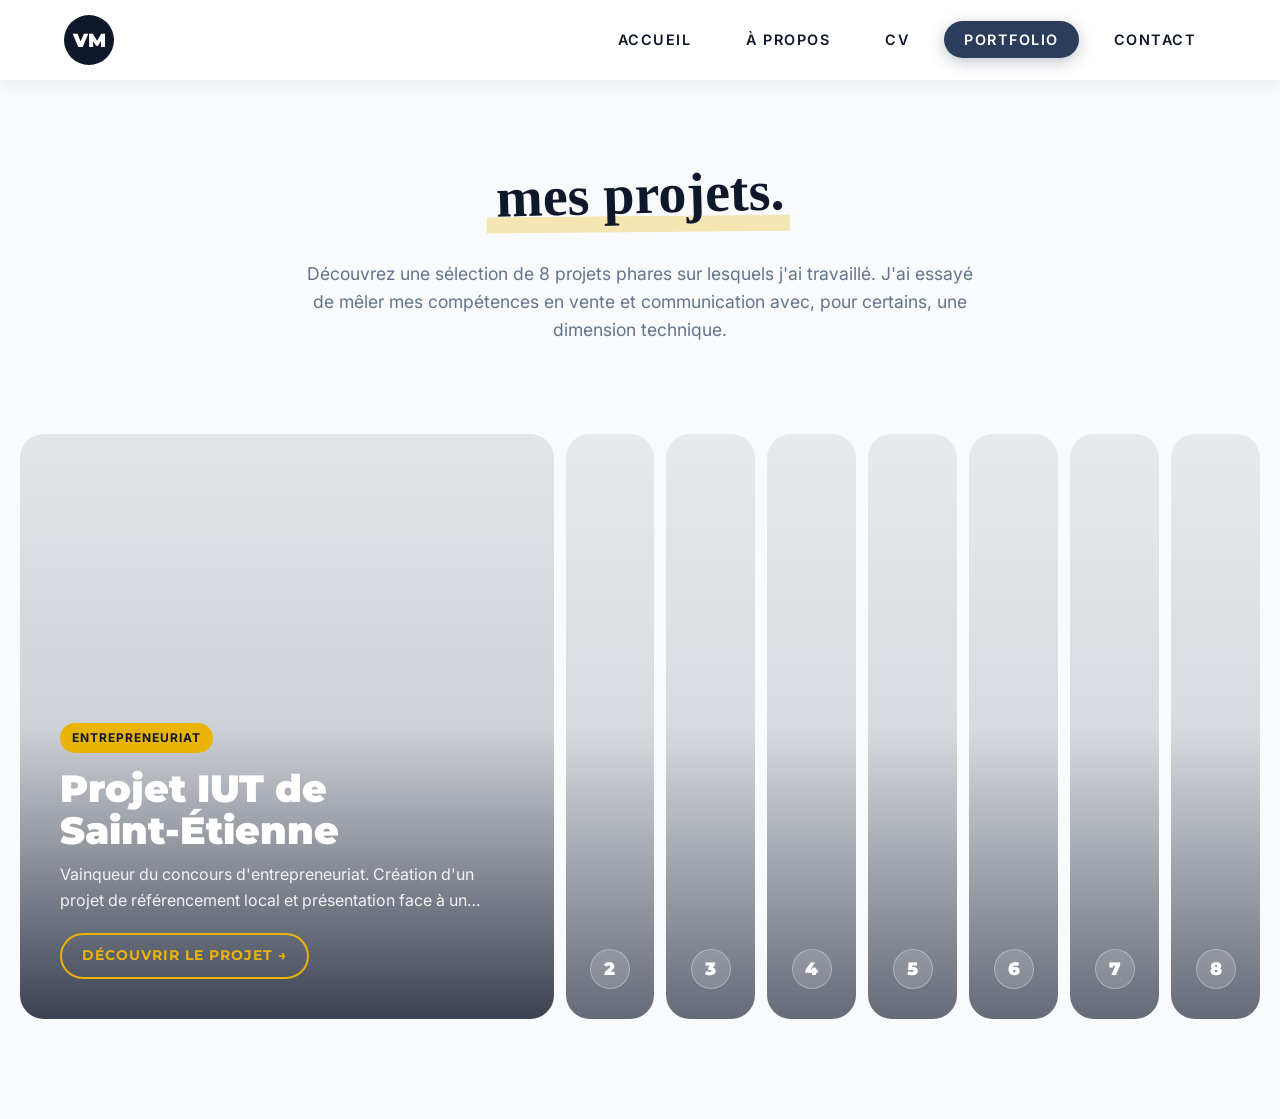
<file: portfolio.html>
<!DOCTYPE html>
<html lang="fr">
<head>
    <meta charset="UTF-8">
    <meta name="viewport" content="width=device-width, initial-scale=1.0">
    <title>Valentin Michel | Portfolio</title>
    
    <!-- Importation des polices -->
    <link href="https://fonts.googleapis.com/css2?family=Montserrat:wght@500;700;900&family=Inter:wght@400;500;600;700&family=Permanent+Marker&display=swap" rel="stylesheet">
    
    <style>
        :root {
            --bg-color: #f8fafc;
            --sidebar-bg: #2b3d5b; /* Bleu nuit */
            --accent: #eab308; /* Jaune moutarde */
            --text-dark: #0f172a;
            --text-light: #ffffff;
            --text-gray: #64748b;
        }

        * {
            margin: 0;
            padding: 0;
            box-sizing: border-box;
        }

        body {
            background-color: var(--bg-color);
            font-family: 'Inter', sans-serif;
            color: var(--text-dark);
            line-height: 1.6;
            overflow-x: hidden;
        }

        /* --- NAVIGATION --- */
        header {
            background-color: #ffffff;
            width: 100%;
            padding: 15px 5%; 
            display: flex;
            justify-content: space-between;
            align-items: center;
            box-shadow: 0 4px 20px rgba(0,0,0,0.06);
            position: fixed;
            top: 0;
            z-index: 1000;
        }

        .logo-link { text-decoration: none; display: flex; align-items: center; }
        .logo {
            background: var(--text-dark); color: var(--text-light);
            width: 50px; height: 50px; display: flex; align-items: center; justify-content: center;
            border-radius: 50%; font-family: 'Montserrat', sans-serif; font-weight: 900;
            font-size: 1.2rem; transition: transform 0.3s;
        }
        .logo-link:hover .logo { transform: scale(1.05); }

        nav ul { 
            list-style: none; 
            display: flex; 
            gap: 15px; 
            margin: 0; 
            align-items: center;
        }

        nav a {
            text-decoration: none; 
            color: var(--text-dark); 
            font-family: 'Inter', sans-serif;
            font-size: 0.9rem; 
            font-weight: 600; 
            text-transform: uppercase; 
            letter-spacing: 1.5px;
            padding: 10px 20px;
            border-radius: 30px; 
            transition: all 0.3s ease; 
        }

        nav a:hover {
            background-color: #f1f5f9;
            transform: translateY(-2px);
        }

        nav a.active {
            background-color: var(--sidebar-bg);
            color: var(--text-light) !important;
            box-shadow: 0 4px 15px rgba(43, 61, 91, 0.3);
        }

        /* --- EN-TÊTE DU PORTFOLIO --- */
        .portfolio-header {
            padding: 150px 5% 50px;
            text-align: center;
            max-width: 800px;
            margin: 0 auto;
        }

        .portfolio-title {
            font-family: 'Permanent Marker', cursive;
            font-size: clamp(2.5rem, 5vw, 3.5rem);
            color: var(--text-dark);
            margin-bottom: 20px;
            display: inline-block;
            position: relative;
            transform: rotate(-1.5deg);
        }

        .portfolio-title::after {
            content: '';
            position: absolute;
            bottom: 8px;
            left: -10px;
            width: 105%;
            height: 16px;
            background-color: var(--accent);
            opacity: 0.3;
            z-index: -1;
            transform: rotate(1deg);
        }

        .portfolio-intro {
            font-size: 1.1rem;
            color: var(--text-gray);
            margin-bottom: 40px;
        }

        /* --- ACCORDÉON HORIZONTAL DES 8 PROJETS --- */
        .accordion-container {
            display: flex;
            width: 100%;
            max-width: 1400px;
            height: 65vh; 
            min-height: 500px;
            margin: 0 auto 100px;
            gap: 12px;
            padding: 0 20px;
        }

        .accordion-panel {
            position: relative;
            flex: 1; /* Chaque panneau prend 1 part égale au repos */
            border-radius: 24px;
            overflow: hidden;
            cursor: pointer;
            background-size: cover;
            background-position: center;
            transition: flex 0.6s cubic-bezier(0.25, 1, 0.5, 1);
        }

        /* Le JS ajoute la classe .active pour ouvrir le panneau */
        .accordion-panel.active {
            flex: 6; /* Devient 6 fois plus large que les autres */
        }

        /* Overlay sombre */
        .accordion-panel::before {
            content: '';
            position: absolute;
            top: 0; left: 0; right: 0; bottom: 0;
            background: linear-gradient(to top, rgba(15, 23, 42, 0.9) 0%, rgba(15, 23, 42, 0.2) 50%, rgba(15, 23, 42, 0.1) 100%);
            opacity: 0.7;
            transition: opacity 0.6s;
        }

        .accordion-panel.active::before {
            opacity: 0.9; 
        }

        /* --- CONTENU DU PANNEAU (Texte) --- */
        .panel-content {
            position: absolute;
            bottom: 40px;
            left: 40px;
            right: 40px;
            color: var(--text-light);
            opacity: 0; 
            transform: translateY(30px);
            transition: all 0.4s ease;
            white-space: nowrap; 
            overflow: hidden;
            pointer-events: none; /* Empêche le texte de bloquer le clic sur la carte globale */
        }

        /* Apparition du texte */
        .accordion-panel.active .panel-content {
            opacity: 1;
            transform: translateY(0);
            transition-delay: 0.3s; 
            white-space: normal; 
            pointer-events: auto; /* Réactive le clic pour le lien interne */
        }

        .panel-tag {
            display: inline-block;
            background-color: var(--accent);
            color: var(--text-dark);
            font-size: 0.75rem;
            font-weight: 700;
            text-transform: uppercase;
            letter-spacing: 1px;
            padding: 5px 12px;
            border-radius: 20px;
            margin-bottom: 15px;
        }

        .panel-title {
            font-family: 'Montserrat', sans-serif;
            font-size: clamp(1.5rem, 3vw, 2.5rem);
            font-weight: 900;
            line-height: 1.1;
            margin-bottom: 10px;
        }

        .panel-desc {
            font-size: 1rem;
            opacity: 0.9;
            max-width: 500px;
            display: -webkit-box;
            -webkit-line-clamp: 2; 
            -webkit-box-orient: vertical;
            overflow: hidden;
            margin-bottom: 20px;
        }

        /* BOUTON LIEN PROJET */
        .panel-link {
            display: inline-block;
            color: var(--accent);
            font-family: 'Montserrat', sans-serif;
            font-weight: 700;
            text-transform: uppercase;
            letter-spacing: 1px;
            font-size: 0.85rem;
            text-decoration: none;
            border: 2px solid var(--accent);
            padding: 10px 20px;
            border-radius: 30px;
            transition: all 0.3s ease;
        }

        .panel-link:hover {
            background-color: var(--accent);
            color: var(--text-dark);
            transform: translateX(5px);
        }

        /* Petit numéro */
        .panel-number {
            position: absolute;
            bottom: 30px;
            left: 50%;
            transform: translateX(-50%);
            width: 40px;
            height: 40px;
            background: rgba(255, 255, 255, 0.15);
            backdrop-filter: blur(5px);
            border-radius: 50%;
            display: flex;
            align-items: center;
            justify-content: center;
            color: var(--text-light);
            font-family: 'Montserrat', sans-serif;
            font-weight: 900;
            font-size: 1.1rem;
            transition: opacity 0.3s ease;
            border: 1px solid rgba(255,255,255,0.3);
        }

        .accordion-panel.active .panel-number {
            opacity: 0; 
        }

        /* --- RESPONSIVE MOBILE --- */
        @media (max-width: 992px) {
            nav ul { display: none; }
            .accordion-container {
                flex-direction: column;
                height: 1000px; 
            }
            .panel-content { left: 20px; right: 20px; bottom: 20px; }
            .panel-title { font-size: 1.5rem; }
        }
    </style>
</head>

<body>

    <!-- HEADER / NAVIGATION UNIFIÉE -->
    <header>
        <a href="index.html" class="logo-link">
            <div class="logo">VM</div>
        </a>
        <nav>
            <ul>
                <li><a href="index.html">Accueil</a></li>
                <li><a href="index.html#a-propos">À propos</a></li>
                <li><a href="cv.html">CV</a></li>
                <li><a href="portfolio.html" class="active">Portfolio</a></li>
                <li><a href="contact.html">Contact</a></li>
            </ul>
        </nav>
    </header>

    <main>
        <!-- EN-TÊTE -->
        <section class="portfolio-header">
            <h1 class="portfolio-title">mes projets.</h1>
            <p class="portfolio-intro">
                Découvrez une sélection de 8 projets phares sur lesquels j'ai travaillé. J'ai essayé de mêler mes compétences en vente et communication avec, pour certains, une dimension technique.
            </p>
        </section>

        <!-- ACCORDÉON DES 8 PROJETS -->
        <section class="accordion-container" id="portfolioAccordion">
            
            <!-- Projet 1 -->
            <div class="accordion-panel active" style="background-image: url('https://images.unsplash.com/photo-1460925895917-afdab827c52f?auto=format&fit=crop&q=80&w=1200');">
                <div class="panel-number">1</div>
                <div class="panel-content">
                    <span class="panel-tag">Entrepreneuriat</span>
                    <h2 class="panel-title">Projet IUT de Saint-Étienne</h2>
                    <p class="panel-desc">Vainqueur du concours d'entrepreneuriat. Création d'un projet de référencement local et présentation face à un incubateur.</p>
                    
                    <!-- LIEN VERS LA PAGE DU PROJET 1 -->
                    <a href="Concevoir entreprise.html" class="panel-link">Découvrir le projet →</a>
                </div>
            </div>

            <!-- Projet 2 -->
            <div class="accordion-panel" style="background-image: url('https://images.unsplash.com/photo-1553484771-371a605b060b?auto=format&fit=crop&q=80&w=1200');">
                <div class="panel-number">2</div>
                <div class="panel-content">
                    <span class="panel-tag">Digital</span>
                    <h2 class="panel-title">Accompagnement digital d’une association</h2>
                    <p class="panel-desc">Modernisation de l'image web. Mise à jour du site web, Création d'un plateforme en ligne de référencement produit.</p>
                    
                    <!-- LIEN VERS LA PAGE DU PROJET 2 -->
                    <a href="Coup de pouce.html" class="panel-link">Découvrir le projet →</a>
                </div>
            </div>

            <!-- Projet 3 -->
            <div class="accordion-panel" style="background-image: url('https://images.unsplash.com/photo-1542744173-8e7e53415bb0?auto=format&fit=crop&q=80&w=1200');">
                <div class="panel-number">3</div>
                <div class="panel-content">
                    <span class="panel-tag">Réaliser une vente complexe (CAS CYCLABLE)</span>
                    <h2 class="panel-title">Entretien de vente / Création</h2>
                    <p class="panel-desc">Amélioration du positionnement des sites web du Groupe Moulinvest à travers une stratégie SEO ciblée.</p>
                    
                    <!-- LIEN VERS LA PAGE DU PROJET 3 -->
                    <a href="METTRE_LE_LIEN_ICI.html" class="panel-link">Découvrir le projet →</a>
                </div>
            </div>

            <!-- Projet 4 -->
            <div class="accordion-panel" style="background-image: url('https://images.unsplash.com/photo-1626785774573-4b799315345d?auto=format&fit=crop&q=80&w=1200');">
                <div class="panel-number">4</div>
                <div class="panel-content">
                    <span class="panel-tag">Design / Print</span>
                    <h2 class="panel-title">Catalogue Produit B2B</h2>
                    <p class="panel-desc">Conception de catalogues techniques et fiches produits pour le secteur de l'industrie du bois.</p>
                    
                    <!-- LIEN VERS LA PAGE DU PROJET 4 -->
                    <a href="METTRE_LE_LIEN_ICI.html" class="panel-link">Découvrir le projet →</a>
                </div>
            </div>

            <!-- Projet 5 -->
            <div class="accordion-panel" style="background-image: url('https://images.unsplash.com/photo-1552664730-d307ca884978?auto=format&fit=crop&q=80&w=1200');">
                <div class="panel-number">5</div>
                <div class="panel-content">
                    <span class="panel-tag">Commercial</span>
                    <h2 class="panel-title">Campagne de Fidélisation</h2>
                    <p class="panel-desc">Mise en place d'actions commerciales de suivi, négociation et relance dans le secteur de l'agro-industrie.</p>
                    
                    <!-- LIEN VERS LA PAGE DU PROJET 5 -->
                    <a href="METTRE_LE_LIEN_ICI.html" class="panel-link">Découvrir le projet →</a>
                </div>
            </div>

            <!-- Projet 6 -->
            <div class="accordion-panel" style="background-image: url('https://images.unsplash.com/photo-1517245386807-bb43f82c33c4?auto=format&fit=crop&q=80&w=1200');">
                <div class="panel-number">6</div>
                <div class="panel-content">
                    <span class="panel-tag">Événementiel</span>
                    <h2 class="panel-title">Supports de Communication</h2>
                    <p class="panel-desc">Création de livrets, panneaux et visuels pour dynamiser la communication interne en entreprise.</p>
                    
                    <!-- LIEN VERS LA PAGE DU PROJET 6 -->
                    <a href="METTRE_LE_LIEN_ICI.html" class="panel-link">Découvrir le projet →</a>
                </div>
            </div>

            <!-- Projet 7 -->
            <div class="accordion-panel" style="background-image: url('https://images.unsplash.com/photo-1434626881859-194d67b2b86f?auto=format&fit=crop&q=80&w=1200');">
                <div class="panel-number">7</div>
                <div class="panel-content">
                    <span class="panel-tag">CRM / Data</span>
                    <h2 class="panel-title">Gestion Base de Données</h2>
                    <p class="panel-desc">Structuration et optimisation des bases de données clients B2B pour améliorer les processus de vente.</p>
                    
                    <!-- LIEN VERS LA PAGE DU PROJET 7 -->
                    <a href="METTRE_LE_LIEN_ICI.html" class="panel-link">Découvrir le projet →</a>
                </div>
            </div>

            <!-- Projet 8 -->
            <div class="accordion-panel" style="background-image: url('https://images.unsplash.com/photo-1551288049-bebda4e38f71?auto=format&fit=crop&q=80&w=1200');">
                <div class="panel-number">8</div>
                <div class="panel-content">
                    <span class="panel-tag">Web Design</span>
                    <h2 class="panel-title">Refonte UI/UX</h2>
                    <p class="panel-desc">Participation aux aspects techniques et visuels (InDesign, Premiere Pro) pour divers projets d'innovation.</p>
                    
                    <!-- LIEN VERS LA PAGE DU PROJET 8 -->
                    <a href="METTRE_LE_LIEN_ICI.html" class="panel-link">Découvrir le projet →</a>
                </div>
            </div>

        </section>
    </main>

    <script>
        const panels = document.querySelectorAll('.accordion-panel');
        const container = document.getElementById('portfolioAccordion');
        let currentIndex = 0;
        let autoplayInterval;

        // Fonction pour activer un panneau précis
        function setActivePanel(index) {
            panels.forEach(p => p.classList.remove('active'));
            panels[index].classList.add('active');
            currentIndex = index;
        }

        // Fonction pour passer au panneau suivant
        function nextPanel() {
            let nextIndex = (currentIndex + 1) % panels.length;
            setActivePanel(nextIndex);
        }

        // Lancer l'animation automatique (toutes les 4 secondes)
        function startAutoplay() {
            autoplayInterval = setInterval(nextPanel, 4000); 
        }

        // Stopper l'animation
        function stopAutoplay() {
            clearInterval(autoplayInterval);
        }

        // Initialisation des événements pour chaque panneau
        panels.forEach((panel, index) => {
            // Quand la souris passe dessus, on l'ouvre et on met pause
            panel.addEventListener('mouseenter', () => {
                setActivePanel(index);
                stopAutoplay();
            });
            
            // Événement clic
            panel.addEventListener('click', (e) => {
                // Si on clique sur le lien "Découvrir le projet", on laisse la page changer
                if (e.target.classList.contains('panel-link')) {
                    return;
                }
                
                // Sinon, ça ouvre juste l'accordéon
                setActivePanel(index);
                stopAutoplay();
            });
        });

        // Quand la souris quitte complètement la zone des projets, ça repart !
        container.addEventListener('mouseleave', () => {
            startAutoplay();
        });

        // Démarrage initial
        startAutoplay();
    </script>

</body>
</html>
</file>
